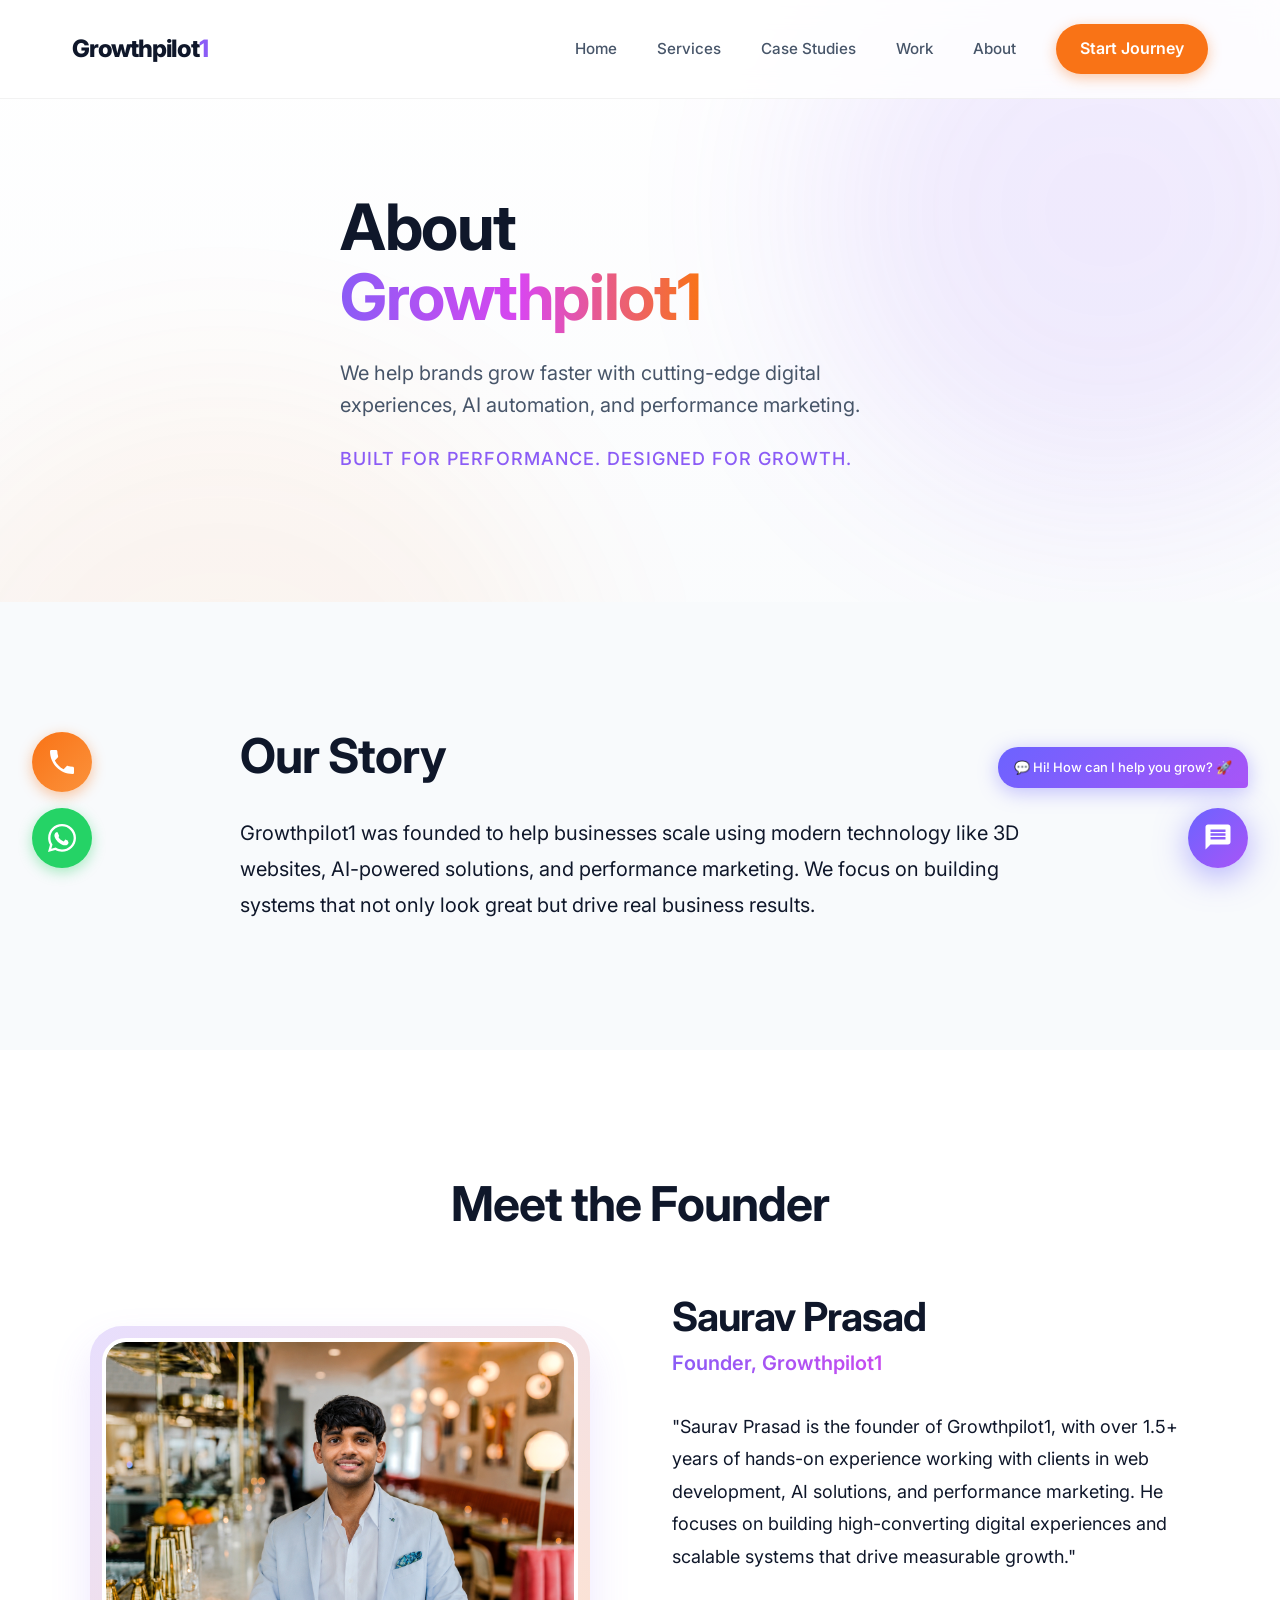
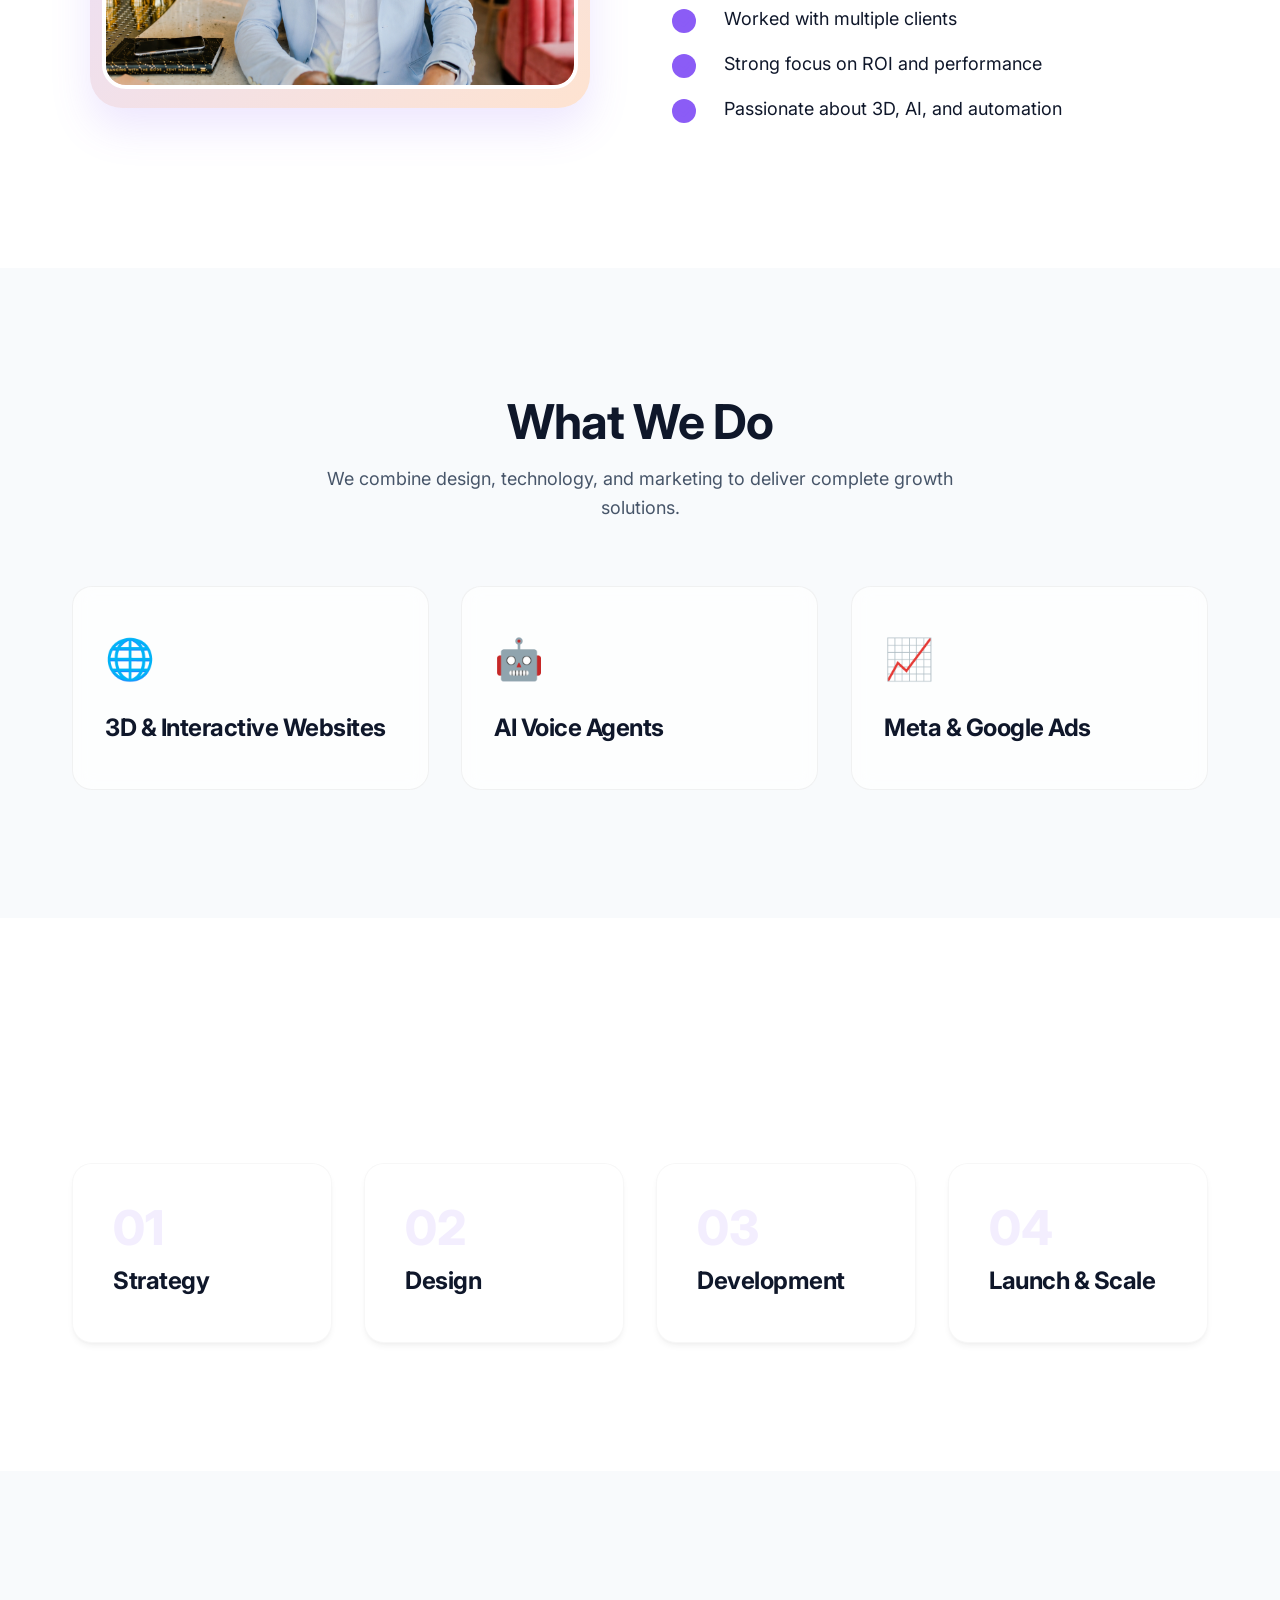
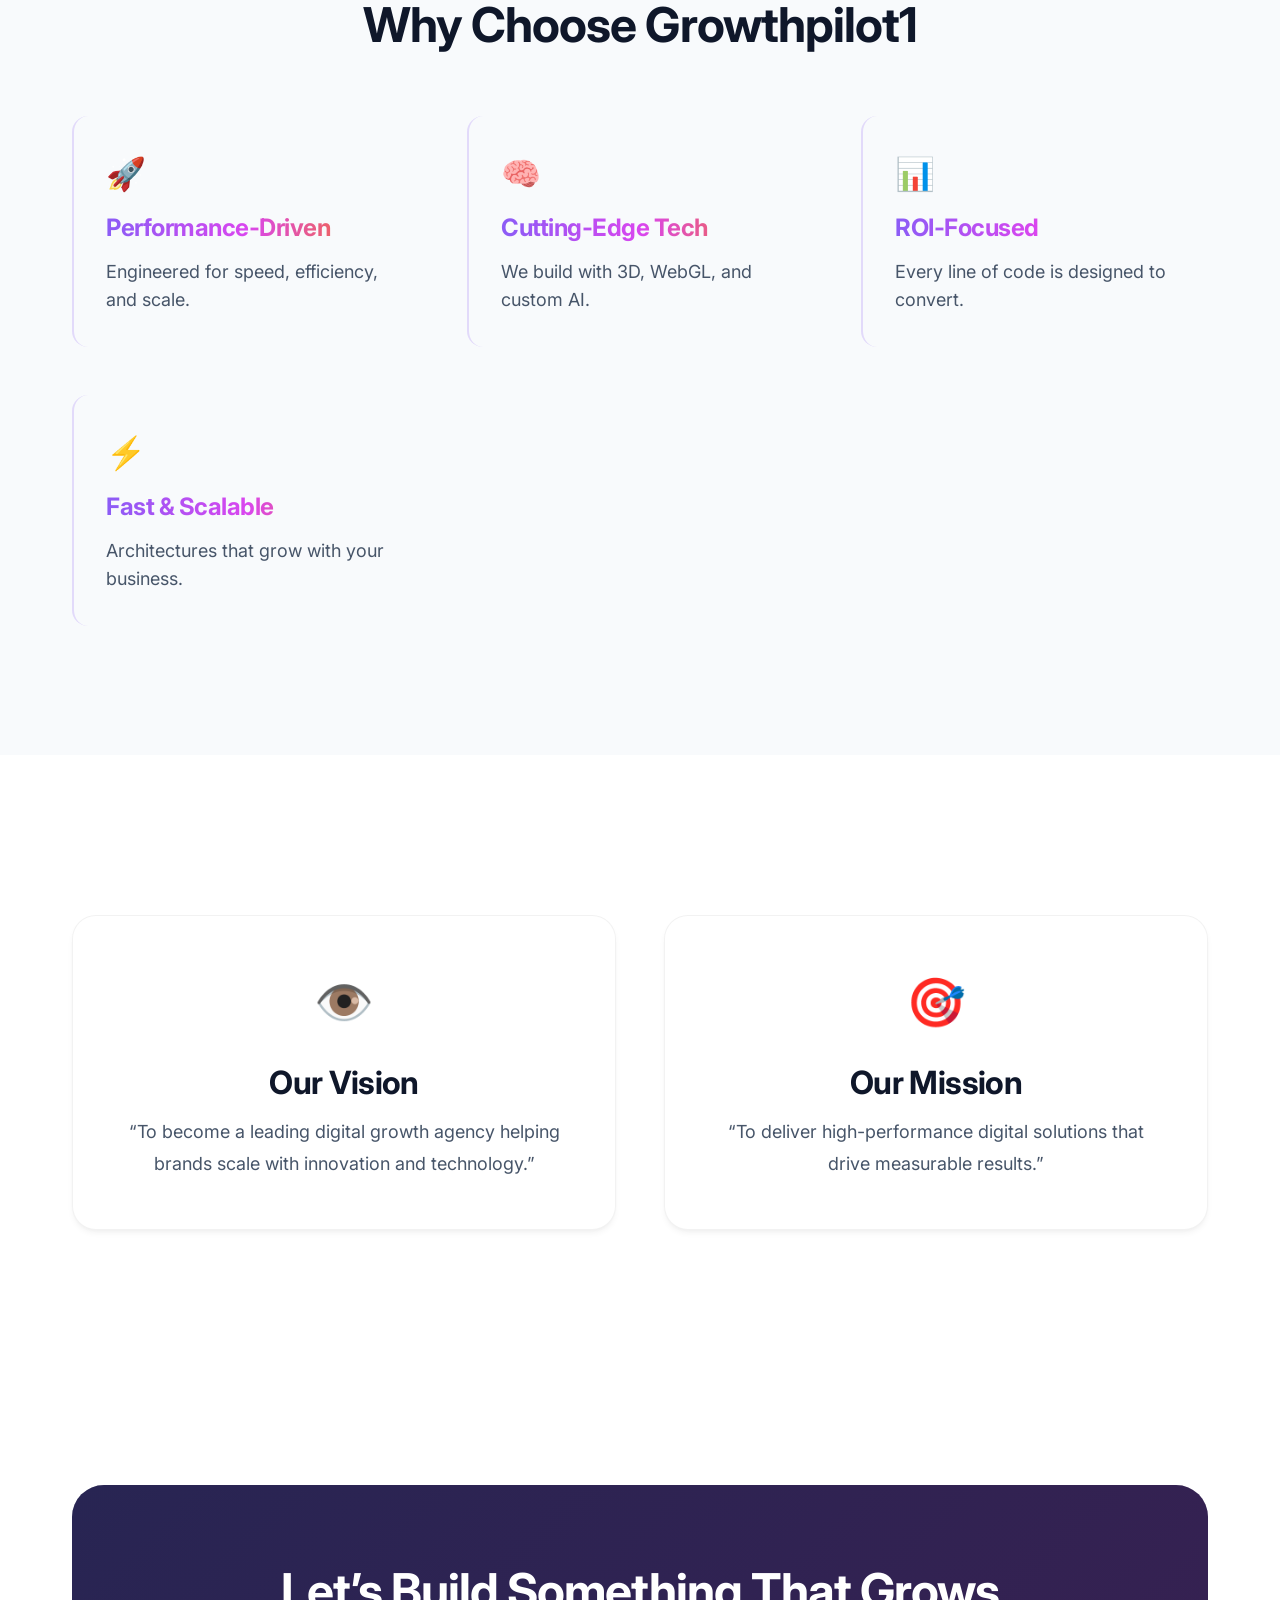
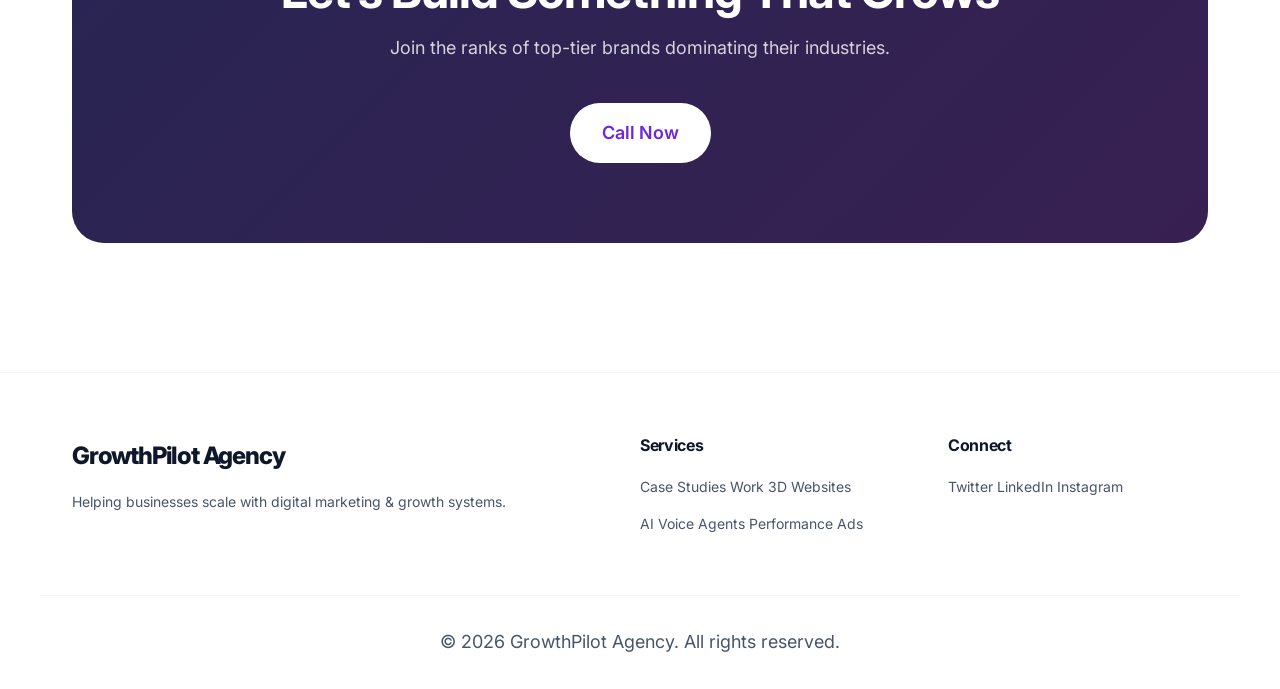
<file: about.html>
<!DOCTYPE html>
<html lang="en">

<head>
    <meta charset="UTF-8">
    <meta name="viewport" content="width=device-width, initial-scale=1.0">
    <title>Growthpilot1 | About Us</title>
    <meta name="description"
        content="About Growthpilot1 - Built for performance, designed for growth. We help brands grow faster with cutting-edge digital experiences and AI.">
    <link href="https://fonts.googleapis.com/css2?family=Inter:wght@300;400;500;600;700;800&display=swap"
        rel="stylesheet">
    <link rel="stylesheet" href="style.css">
</head>

<body>
    <div class="background-effects">
        <div class="gradient-blob blue-blob"></div>
        <div class="gradient-blob purple-blob"></div>
    </div>

    <nav class="navbar">
        <div class="container nav-container">
            <div class="logo"><a href="index.html"
                    style="text-decoration:none; color:inherit;">Growthpilot<span>1</span></a></div>
            <div class="nav-menu">
                <div class="nav-links">
                    <a href="index.html">Home</a>
                    <a href="services.html">Services</a>
                    <a href="work.html">Case Studies</a>
                    <a href="portfolio/index.html">Work</a>
                    <a href="about.html" class="active">About</a>
                </div>
                <a href="https://wa.me/9122257780?text=Lets%20book%20a%20meeting%20for%20my%20business" class="btn btn-primary nav-cta" target="_blank">Start Journey</a>
            </div>
            <div class="mobile-menu-btn">
                <span></span>
                <span></span>
                <span></span>
            </div>
        </div>
    </nav>

    <main style="padding-top: 4rem;">
        <!-- Hero Section -->
        <section class="about-hero section-padding text-center">
            <div class="container">
                <div class="hero-content reveal">
                    <h1 class="hero-headline">About <br><span class="gradient-text">Growthpilot1</span></h1>
                    <p class="hero-subheadline" style="max-width: 800px; margin: 0 auto;">We help brands grow faster
                        with cutting-edge digital experiences, AI automation, and performance marketing.</p>
                    <p class="hero-tagline"
                        style="margin-top: 1.5rem; font-weight: 500; color: var(--color-primary); letter-spacing: 1px; text-transform: uppercase;">
                        Built for performance. Designed for growth.</p>
                </div>
            </div>
        </section>

        <!-- Our Story -->
        <section class="story-section section-padding" style="background: var(--color-bg-alt);">
            <div class="container text-center">
                <div class="reveal fade-up" style="max-width: 800px; margin: 0 auto;">
                    <h2>Our Story</h2>
                    <p class="story-text"
                        style="font-size: 1.25rem; line-height: 1.8; color: var(--color-text-main); margin-top: 2rem;">
                        Growthpilot1 was founded to help businesses scale using modern technology like 3D websites,
                        AI-powered solutions, and performance marketing. We focus on building systems that not only look
                        great but drive real business results.</p>
                </div>
            </div>
        </section>

        <!-- Founder Section -->
        <section class="founder-section section-padding">
            <div class="container">
                <div class="section-header reveal text-center">
                    <h2>Meet the Founder</h2>
                </div>
                <div class="founder-grid reveal fade-up">
                    <div class="founder-photo-wrapper">
                        <img src="assets/founder_final.jpg" alt="Saurav Prasad" class="founder-photo">
                    </div>
                    <div class="founder-content">
                        <h3 style="font-size: 2.5rem; margin-bottom: 0.5rem; letter-spacing: -1px;">Saurav Prasad</h3>
                        <p class="founder-title gradient-text"
                            style="font-weight: 600; font-size: 1.25rem; margin-bottom: 2rem;">Founder, Growthpilot1</p>

                        <p
                            style="font-size: 1.125rem; line-height: 1.8; color: var(--color-text-main); margin-bottom: 2rem;">
                            "Saurav Prasad is the founder of Growthpilot1, with over 1.5+ years of hands-on experience
                            working with clients in web development, AI solutions, and performance marketing. He focuses
                            on building high-converting digital experiences and scalable systems that drive measurable
                            growth."</p>

                        <ul class="feature-list" style="margin-top: 2rem;">
                            <li><span class="check-icon">✓</span> Worked with multiple clients</li>
                            <li><span class="check-icon">✓</span> Strong focus on ROI and performance</li>
                            <li><span class="check-icon">✓</span> Passionate about 3D, AI, and automation</li>
                        </ul>
                    </div>
                </div>
            </div>
        </section>

        <!-- What We Do -->
        <section class="what-we-do section-padding" style="background: var(--color-bg-alt);">
            <div class="container">
                <div class="section-header reveal">
                    <h2>What We Do</h2>
                    <p>We combine design, technology, and marketing to deliver complete growth solutions.</p>
                </div>
                <div class="services-grid">
                    <div class="service-card reveal fade-up" style="--delay: 0.1s">
                        <div class="service-icon">🌐</div>
                        <h3>3D & Interactive Websites</h3>
                    </div>
                    <div class="service-card reveal fade-up" style="--delay: 0.3s">
                        <div class="service-icon">🤖</div>
                        <h3>AI Voice Agents</h3>
                    </div>
                    <div class="service-card reveal fade-up" style="--delay: 0.4s">
                        <div class="service-icon">📈</div>
                        <h3>Meta & Google Ads</h3>
                    </div>
                </div>
            </div>
        </section>

        <!-- Our Approach -->
        <section class="process-section section-padding">
            <div class="container">
                <div class="section-header reveal">
                    <h2>Our Approach</h2>
                </div>
                <div class="process-grid">
                    <div class="process-step reveal fade-up" style="--delay: 0.1s">
                        <div class="step-number">01</div>
                        <h3>Strategy</h3>
                    </div>
                    <div class="process-step reveal fade-up" style="--delay: 0.2s">
                        <div class="step-number">02</div>
                        <h3>Design</h3>
                    </div>
                    <div class="process-step reveal fade-up" style="--delay: 0.3s">
                        <div class="step-number">03</div>
                        <h3>Development</h3>
                    </div>
                    <div class="process-step reveal fade-up" style="--delay: 0.4s">
                        <div class="step-number">04</div>
                        <h3>Launch & Scale</h3>
                    </div>
                </div>
            </div>
        </section>

        <!-- Why Choose Us -->
        <section class="why-us-section section-padding" style="background: var(--color-bg-alt);">
            <div class="container">
                <div class="section-header reveal">
                    <h2>Why Choose Growthpilot1</h2>
                </div>
                <div class="why-grid">
                    <div class="why-card reveal fade-up">
                        <div class="service-icon" style="font-size: 2rem; margin-bottom: 1rem;">🚀</div>
                        <h3 class="gradient-text">Performance-Driven</h3>
                        <p style="margin-top: 1rem;">Engineered for speed, efficiency, and scale.</p>
                    </div>
                    <div class="why-card reveal fade-up" style="--delay: 0.1s">
                        <div class="service-icon" style="font-size: 2rem; margin-bottom: 1rem;">🧠</div>
                        <h3 class="gradient-text">Cutting-Edge Tech</h3>
                        <p style="margin-top: 1rem;">We build with 3D, WebGL, and custom AI.</p>
                    </div>
                    <div class="why-card reveal fade-up" style="--delay: 0.2s">
                        <div class="service-icon" style="font-size: 2rem; margin-bottom: 1rem;">📊</div>
                        <h3 class="gradient-text">ROI-Focused</h3>
                        <p style="margin-top: 1rem;">Every line of code is designed to convert.</p>
                    </div>
                    <div class="why-card reveal fade-up" style="--delay: 0.3s">
                        <div class="service-icon" style="font-size: 2rem; margin-bottom: 1rem;">⚡</div>
                        <h3 class="gradient-text">Fast & Scalable</h3>
                        <p style="margin-top: 1rem;">Architectures that grow with your business.</p>
                    </div>
                </div>
            </div>
        </section>

        <!-- Vision & Mission -->
        <section class="vision-mission-section section-padding">
            <div class="container">
                <div class="vision-mission-grid">
                    <div class="vm-card reveal fade-right">
                        <div class="vm-icon">👁️</div>
                        <h2>Our Vision</h2>
                        <p>“To become a leading digital growth agency helping brands scale with innovation and
                            technology.”</p>
                    </div>
                    <div class="vm-card reveal fade-left">
                        <div class="vm-icon">🎯</div>
                        <h2>Our Mission</h2>
                        <p>“To deliver high-performance digital solutions that drive measurable results.”</p>
                    </div>
                </div>
            </div>
        </section>

        <!-- CTA Section -->
        <section class="cta-section section-padding">
            <div class="container">
                <div class="cta-box reveal">
                    <h2>Let’s Build Something That Grows</h2>
                    <p>Join the ranks of top-tier brands dominating their industries.</p>
                    <a href="tel:+9122257780" class="btn btn-primary btn-lg"
                        style="background: white; color: var(--color-primary-dark); box-shadow: none;">Call Now</a>
                </div>
            </div>
        </section>

    </main>

    <!-- Footer -->
    <footer class="site-footer">
        <div class="container footer-container">
            <div class="footer-brand">
                <div class="logo">GrowthPilot Agency</div>
                <p>Helping businesses scale with digital marketing & growth systems.</p>
            </div>
            <div class="footer-links">
                <h4>Services</h4>
                <a href="work.html">Case Studies</a>
                <a href="portfolio/index.html">Work</a>
                <a href="services.html">3D Websites</a>
                <a href="services.html">AI Voice Agents</a>
                <a href="services.html">Performance Ads</a>
            </div>
            <div class="footer-links">
                <h4>Connect</h4>
                <a href="https://x.com/growthpilott1" target="_blank">Twitter</a>
                <a href="https://www.linkedin.com/in/growthpilot-undefined-70b343405" target="_blank">LinkedIn</a>
                <a href="https://www.instagram.com/growthpilot_agency?igsh=MXViNnBobjlsNHd1MA==" target="_blank"
                    class="instagram-link">Instagram</a>
            </div>
        </div>
        <div class="container footer-bottom">
            <p>&copy; 2026 GrowthPilot Agency. All rights reserved.</p>
        </div>
    </footer>

    <script src="script.js"></script>
    <script src="chatbot.js"></script>

    <!-- Floating Buttons Left (Call & WhatsApp) -->
    <div class="floating-buttons-left">
        <a href="tel:+9122257780" class="float-btn call" title="Call Now">
            <svg viewBox="0 0 24 24"><path d="M6.62 10.79c1.44 2.83 3.76 5.14 6.59 6.59l2.2-2.2c.27-.27.67-.36 1.01-.24 1.12.37 2.33.57 3.58.57.55 0 1 .45 1 1V20c0 .55-.45 1-1 1-9.39 0-17-7.61-17-17 0-.55.45-1 1-1h3.5c.55 0 1 .45 1 1 0 1.25.2 2.46.57 3.58.11.34.03.74-.24 1.01l-2.2 2.2z"/></svg>
        </a>
        <a href="https://wa.me/9122257780?text=Lets%20book%20a%20meeting%20for%20my%20business" class="float-btn whatsapp" target="_blank" aria-label="Chat on WhatsApp">
            <svg viewBox="0 0 448 512"><path d="M380.9 97.1C339 55.1 283.2 32 223.9 32c-122.4 0-222 99.6-222 222 0 39.1 10.2 77.3 29.6 111L0 480l117.7-30.9c32.4 17.7 68.9 27 106.1 27h.1c122.3 0 224.1-99.6 224.1-222 0-59.3-25.2-115-67.1-157zm-157 341.6c-33.2 0-65.7-8.9-94-25.7l-6.7-4-69.8 18.3L72 359.2l-4.4-7c-18.5-29.4-28.2-63.3-28.2-98.2 0-101.7 82.8-184.5 184.6-184.5 49.3 0 95.6 19.2 130.4 54.1 34.8 34.9 56.2 81.2 56.1 130.5 0 101.8-84.9 184.6-186.6 184.6zm101.2-138.2c-5.5-2.8-32.8-16.2-37.9-18-5.1-1.9-8.8-2.8-12.5 2.8-3.7 5.6-14.3 18-17.6 21.8-3.2 3.7-6.5 4.2-12 1.4-32.6-16.3-54-29.1-75.5-66-2.1-3.6 2.1-3.2 7.6-14.1 2.7-5.4 1.4-10.1-.5-12.8-1.8-2.7-12.5-30.3-17.2-41.5-4.5-10.8-9.1-9.3-12.5-9.5-3.2-.2-6.9-.2-10.6-.2-3.7 0-9.7 1.4-14.8 6.9-5.1 5.6-19.4 19-19.4 46.3 0 27.3 19.9 53.7 22.6 57.4 2.8 3.7 39.1 59.7 94.8 83.8 35.2 15.2 49 16.5 66.6 13.9 10.7-1.6 32.8-13.4 37.4-26.4 4.6-13 4.6-24.1 3.2-26.4-1.3-2.5-5-3.9-10.5-6.6z" /></svg>
        </a>
    </div>
</body>

</html>
</file>
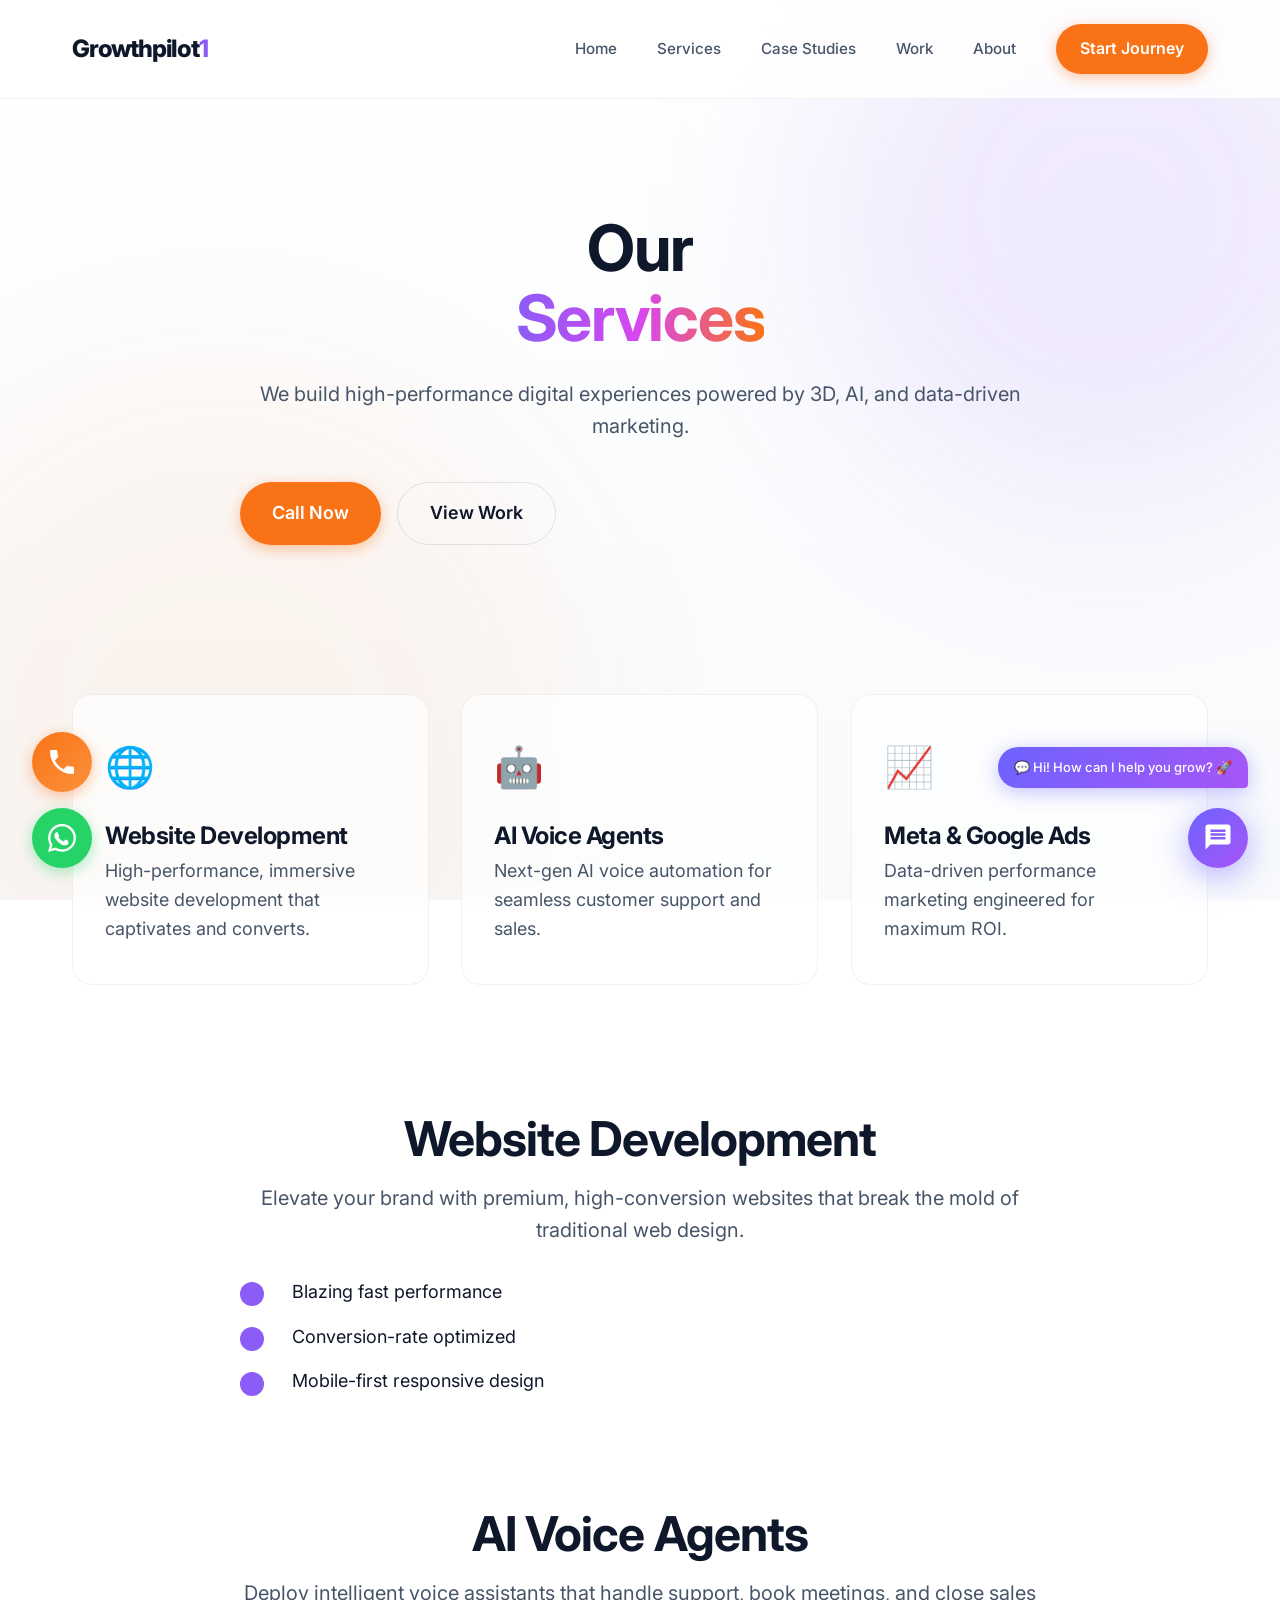
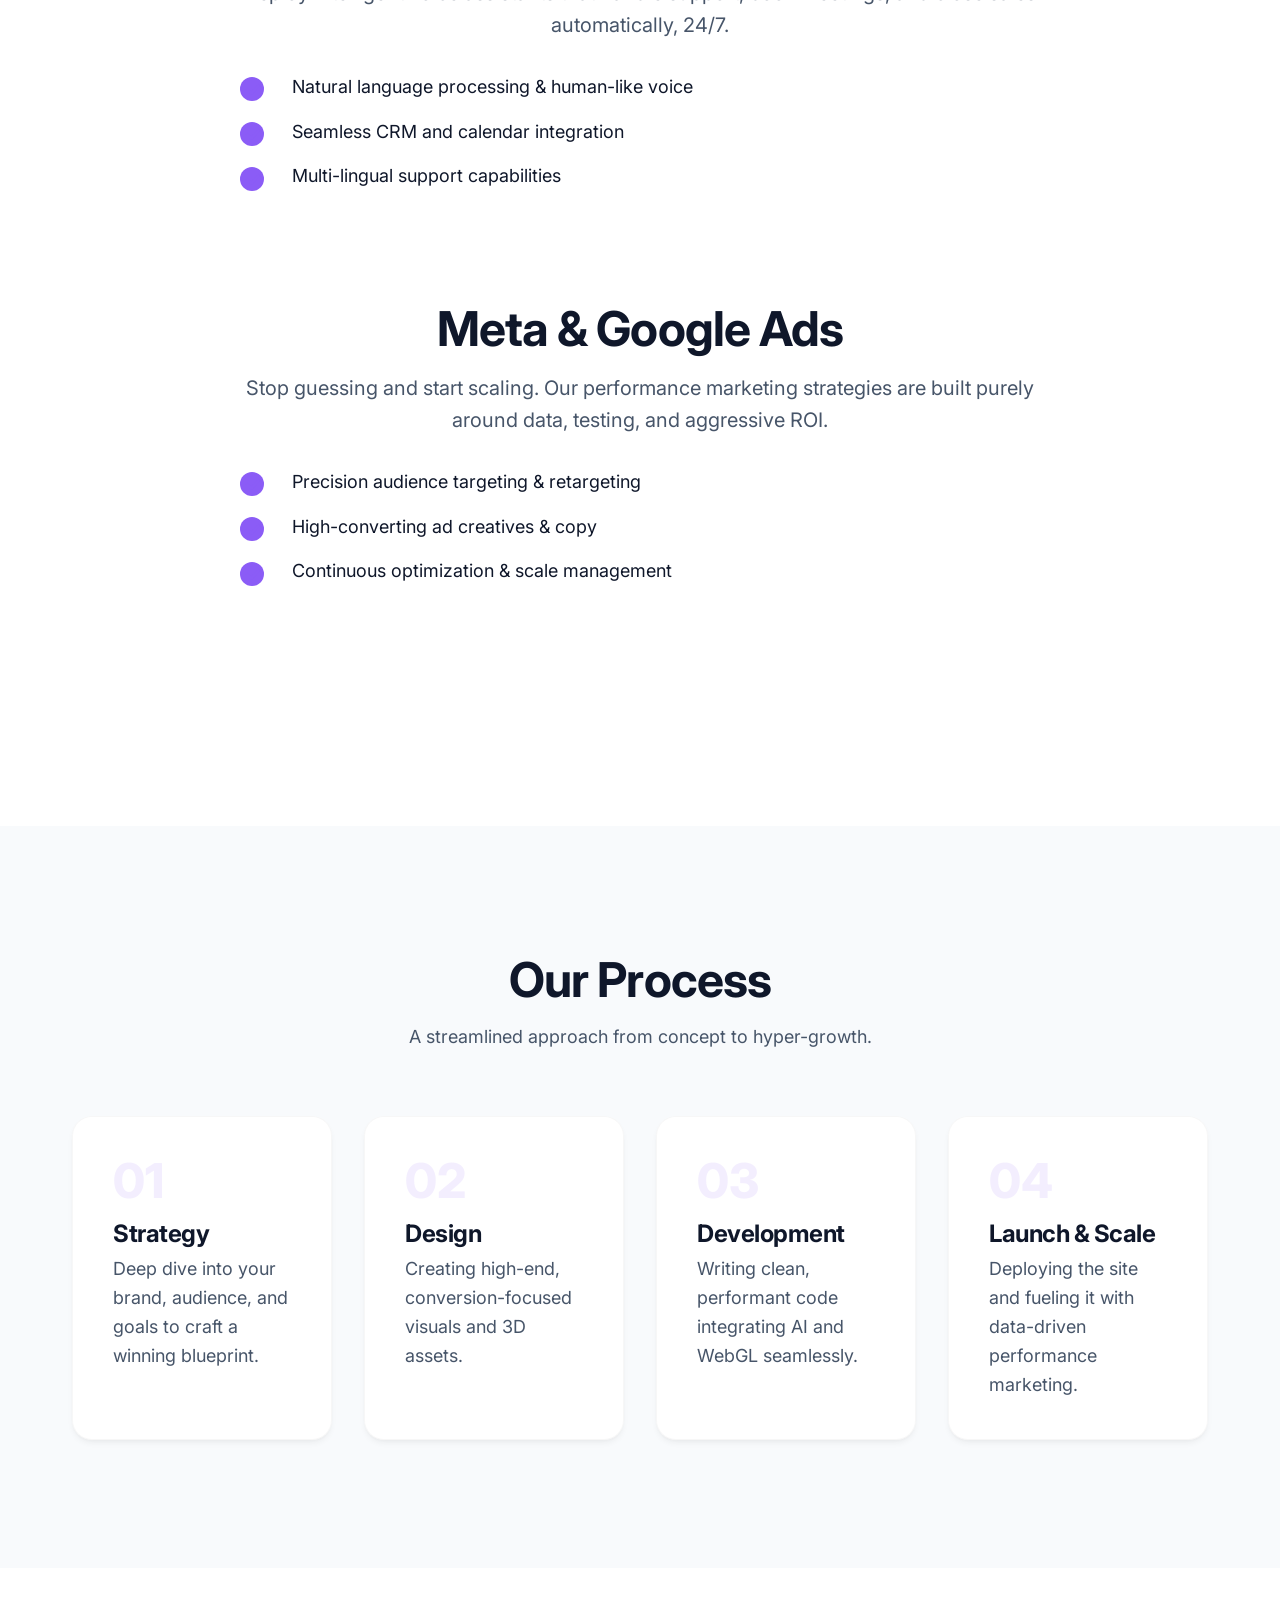
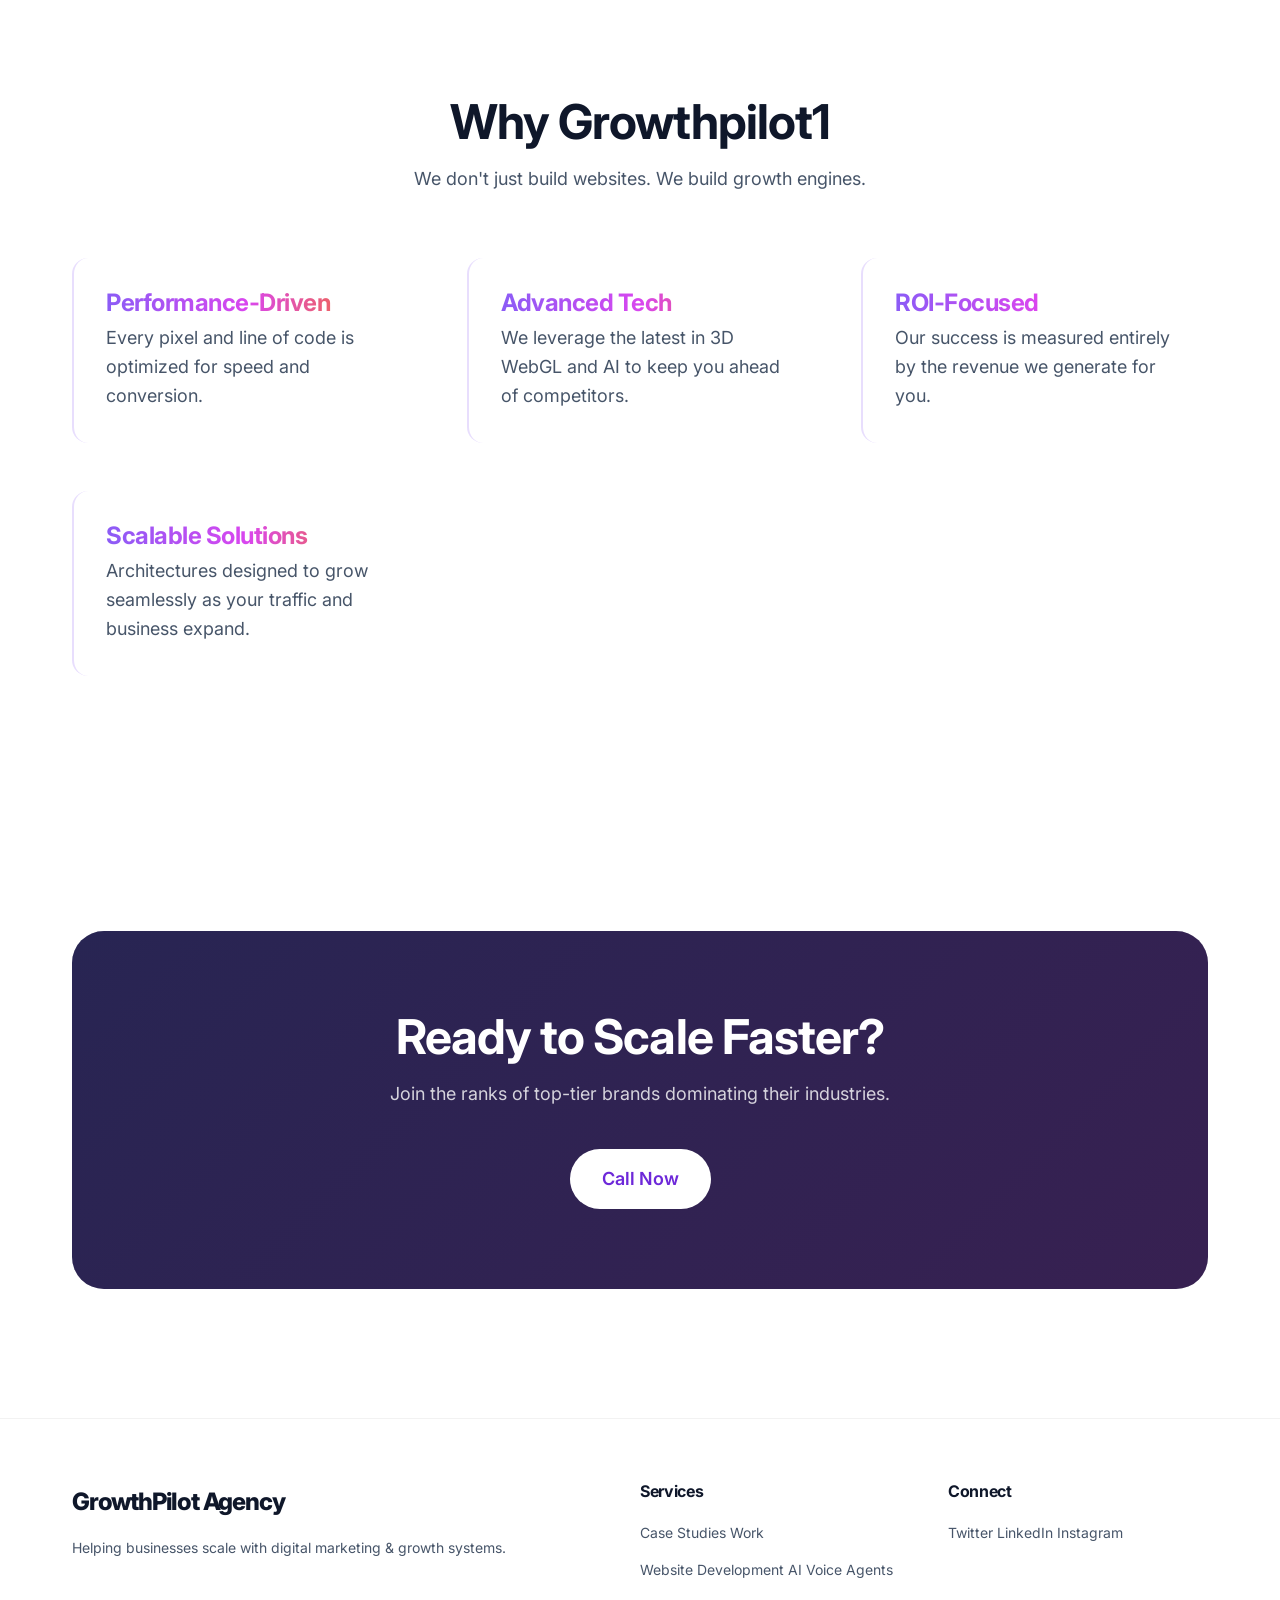
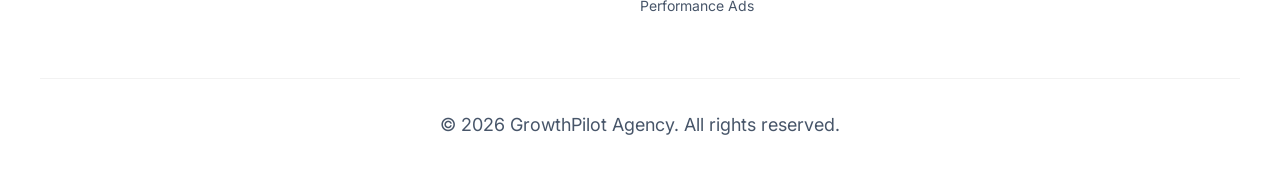
<file: services.html>
<!DOCTYPE html>
<html lang="en">

<head>
    <meta charset="UTF-8">
    <meta name="viewport" content="width=device-width, initial-scale=1.0">
    <title>Growthpilot1 | Our Services</title>
    <meta name="description"
        content="Discover our premium services: 3D websites, AI voice agents, and performance marketing engineered for scale.">
    <link href="https://fonts.googleapis.com/css2?family=Inter:wght@300;400;500;600;700;800&display=swap"
        rel="stylesheet">
    <link rel="stylesheet" href="style.css">
</head>

<body>
    <div class="background-effects">
        <div class="gradient-blob blue-blob"></div>
        <div class="gradient-blob purple-blob"></div>
    </div>

    <nav class="navbar">
        <div class="container nav-container">
            <div class="logo"><a href="index.html"
                    style="text-decoration:none; color:inherit;">Growthpilot<span>1</span></a></div>
            <div class="nav-menu">
                <div class="nav-links">
                    <a href="index.html">Home</a>
                    <a href="services.html" class="active">Services</a>
                    <a href="work.html">Case Studies</a>
                    <a href="portfolio/index.html">Work</a>
                    <a href="about.html">About</a>
                </div>
                <a href="https://wa.me/9122257780?text=Lets%20book%20a%20meeting%20for%20my%20business" class="btn btn-primary nav-cta" target="_blank">Start Journey</a>
            </div>
            <div class="mobile-menu-btn">
                <span></span>
                <span></span>
                <span></span>
            </div>
        </div>
    </nav>

    <main style="padding-top: 4rem;">
        <!-- Hero Section -->
        <section class="services-hero section-padding">
            <div class="container hero-container">
                <div class="hero-content reveal">
                    <h1 class="hero-headline">Our <br><span class="gradient-text">Services</span></h1>
                    <p class="hero-subheadline">We build high-performance digital experiences powered by 3D, AI, and
                        data-driven marketing.</p>
                    <div class="hero-actions">
                        <a href="tel:+9122257780" class="btn btn-primary btn-lg">Call Now</a>
                        <a href="portfolio/index.html" class="btn btn-secondary btn-lg">View Work</a>
                    </div>
                </div>
            </div>
        </section>

        <!-- Services Overview Grid -->
        <section class="services-overview">
            <div class="container">
                <div class="services-grid">
                    <div class="service-card reveal fade-up" style="--delay: 0.1s">
                        <div class="service-icon">🌐</div>
                        <h3>Website Development</h3>
                        <p>High-performance, immersive website development that captivates and converts.</p>
                    </div>
                    <div class="service-card reveal fade-up" style="--delay: 0.3s">
                        <div class="service-icon">🤖</div>
                        <h3>AI Voice Agents</h3>
                        <p>Next-gen AI voice automation for seamless customer support and sales.</p>
                    </div>
                    <div class="service-card reveal fade-up" style="--delay: 0.4s">
                        <div class="service-icon">📈</div>
                        <h3>Meta & Google Ads</h3>
                        <p>Data-driven performance marketing engineered for maximum ROI.</p>
                    </div>
                </div>
            </div>
        </section>

        <!-- Detailed Sections -->
        <section class="detailed-services section-padding">
            <div class="container">

                <!-- Detail 1 -->
                <div class="service-detail-row reveal">
                    <div class="service-detail-content">
                        <h2>Website Development</h2>
                        <p class="service-intro">Elevate your brand with premium, high-conversion websites that
                            break the mold of traditional web design.</p>
                        <ul class="feature-list">
                            <li><span class="check-icon">✓</span> Blazing fast performance</li>
                            <li><span class="check-icon">✓</span> Conversion-rate optimized</li>
                            <li><span class="check-icon">✓</span> Mobile-first responsive design</li>
                        </ul>
                    </div>
                </div>

                <!-- Detail 2 -->
                <div class="service-detail-row reveal">
                    <div class="service-detail-content">
                        <h2>AI Voice Agents</h2>
                        <p class="service-intro">Deploy intelligent voice assistants that handle support, book meetings,
                            and close sales automatically, 24/7.</p>
                        <ul class="feature-list">
                            <li><span class="check-icon">✓</span> Natural language processing & human-like voice</li>
                            <li><span class="check-icon">✓</span> Seamless CRM and calendar integration</li>
                            <li><span class="check-icon">✓</span> Multi-lingual support capabilities</li>
                        </ul>
                    </div>
                </div>

                <!-- Detail 3 -->
                <div class="service-detail-row reveal">
                    <div class="service-detail-content">
                        <h2>Meta & Google Ads</h2>
                        <p class="service-intro">Stop guessing and start scaling. Our performance marketing strategies
                            are built purely around data, testing, and aggressive ROI.</p>
                        <ul class="feature-list">
                            <li><span class="check-icon">✓</span> Precision audience targeting & retargeting</li>
                            <li><span class="check-icon">✓</span> High-converting ad creatives & copy</li>
                            <li><span class="check-icon">✓</span> Continuous optimization & scale management</li>
                        </ul>
                    </div>
                </div>

            </div>
        </section>

        <!-- Process Section -->
        <section class="process-section section-padding" style="background: var(--color-bg-alt);">
            <div class="container">
                <div class="section-header reveal">
                    <h2>Our Process</h2>
                    <p>A streamlined approach from concept to hyper-growth.</p>
                </div>
                <div class="process-grid">
                    <div class="process-step reveal fade-up" style="--delay: 0.1s">
                        <div class="step-number">01</div>
                        <h3>Strategy</h3>
                        <p>Deep dive into your brand, audience, and goals to craft a winning blueprint.</p>
                    </div>
                    <div class="process-step reveal fade-up" style="--delay: 0.2s">
                        <div class="step-number">02</div>
                        <h3>Design</h3>
                        <p>Creating high-end, conversion-focused visuals and 3D assets.</p>
                    </div>
                    <div class="process-step reveal fade-up" style="--delay: 0.3s">
                        <div class="step-number">03</div>
                        <h3>Development</h3>
                        <p>Writing clean, performant code integrating AI and WebGL seamlessly.</p>
                    </div>
                    <div class="process-step reveal fade-up" style="--delay: 0.4s">
                        <div class="step-number">04</div>
                        <h3>Launch & Scale</h3>
                        <p>Deploying the site and fueling it with data-driven performance marketing.</p>
                    </div>
                </div>
            </div>
        </section>

        <!-- Why Choose Us -->
        <section class="why-us-section section-padding">
            <div class="container">
                <div class="section-header reveal">
                    <h2>Why Growthpilot1</h2>
                    <p>We don't just build websites. We build growth engines.</p>
                </div>
                <div class="why-grid">
                    <div class="why-card reveal fade-up">
                        <h3 class="gradient-text">Performance-Driven</h3>
                        <p>Every pixel and line of code is optimized for speed and conversion.</p>
                    </div>
                    <div class="why-card reveal fade-up" style="--delay: 0.1s">
                        <h3 class="gradient-text">Advanced Tech</h3>
                        <p>We leverage the latest in 3D WebGL and AI to keep you ahead of competitors.</p>
                    </div>
                    <div class="why-card reveal fade-up" style="--delay: 0.2s">
                        <h3 class="gradient-text">ROI-Focused</h3>
                        <p>Our success is measured entirely by the revenue we generate for you.</p>
                    </div>
                    <div class="why-card reveal fade-up" style="--delay: 0.3s">
                        <h3 class="gradient-text">Scalable Solutions</h3>
                        <p>Architectures designed to grow seamlessly as your traffic and business expand.</p>
                    </div>
                </div>
            </div>
        </section>

        <!-- CTA Section -->
        <section class="cta-section section-padding">
            <div class="container">
                <div class="cta-box reveal">
                    <h2>Ready to Scale Faster?</h2>
                    <p>Join the ranks of top-tier brands dominating their industries.</p>
                    <a href="tel:+9122257780" class="btn btn-primary btn-lg"
                        style="background: white; color: var(--color-primary-dark); box-shadow: none;">Call Now</a>
                </div>
            </div>
        </section>

    </main>

    <!-- Footer -->
    <footer class="site-footer">
        <div class="container footer-container">
            <div class="footer-brand">
                <div class="logo">GrowthPilot Agency</div>
                <p>Helping businesses scale with digital marketing & growth systems.</p>
            </div>
            <div class="footer-links">
                <h4>Services</h4>
                <a href="work.html">Case Studies</a>
                <a href="portfolio/index.html">Work</a>
                <a href="services.html">Website Development</a>
                <a href="services.html">AI Voice Agents</a>
                <a href="services.html">Performance Ads</a>
            </div>
            <div class="footer-links">
                <h4>Connect</h4>
                <a href="https://x.com/growthpilott1" target="_blank">Twitter</a>
                <a href="https://www.linkedin.com/in/growthpilot-undefined-70b343405" target="_blank">LinkedIn</a>
                <a href="https://www.instagram.com/growthpilot_agency?igsh=MXViNnBobjlsNHd1MA==" target="_blank"
                    class="instagram-link">Instagram</a>
            </div>
        </div>
        <div class="container footer-bottom">
            <p>&copy; 2026 GrowthPilot Agency. All rights reserved.</p>
        </div>
    </footer>

    <script src="script.js"></script>
    <script src="chatbot.js"></script>

    <!-- Floating Buttons Left (Call & WhatsApp) -->
    <div class="floating-buttons-left">
        <a href="tel:+9122257780" class="float-btn call" title="Call Now">
            <svg viewBox="0 0 24 24"><path d="M6.62 10.79c1.44 2.83 3.76 5.14 6.59 6.59l2.2-2.2c.27-.27.67-.36 1.01-.24 1.12.37 2.33.57 3.58.57.55 0 1 .45 1 1V20c0 .55-.45 1-1 1-9.39 0-17-7.61-17-17 0-.55.45-1 1-1h3.5c.55 0 1 .45 1 1 0 1.25.2 2.46.57 3.58.11.34.03.74-.24 1.01l-2.2 2.2z"/></svg>
        </a>
        <a href="https://wa.me/9122257780?text=Lets%20book%20a%20meeting%20for%20my%20business" class="float-btn whatsapp" target="_blank" aria-label="Chat on WhatsApp">
            <svg viewBox="0 0 448 512"><path d="M380.9 97.1C339 55.1 283.2 32 223.9 32c-122.4 0-222 99.6-222 222 0 39.1 10.2 77.3 29.6 111L0 480l117.7-30.9c32.4 17.7 68.9 27 106.1 27h.1c122.3 0 224.1-99.6 224.1-222 0-59.3-25.2-115-67.1-157zm-157 341.6c-33.2 0-65.7-8.9-94-25.7l-6.7-4-69.8 18.3L72 359.2l-4.4-7c-18.5-29.4-28.2-63.3-28.2-98.2 0-101.7 82.8-184.5 184.6-184.5 49.3 0 95.6 19.2 130.4 54.1 34.8 34.9 56.2 81.2 56.1 130.5 0 101.8-84.9 184.6-186.6 184.6zm101.2-138.2c-5.5-2.8-32.8-16.2-37.9-18-5.1-1.9-8.8-2.8-12.5 2.8-3.7 5.6-14.3 18-17.6 21.8-3.2 3.7-6.5 4.2-12 1.4-32.6-16.3-54-29.1-75.5-66-2.1-3.6 2.1-3.2 7.6-14.1 2.7-5.4 1.4-10.1-.5-12.8-1.8-2.7-12.5-30.3-17.2-41.5-4.5-10.8-9.1-9.3-12.5-9.5-3.2-.2-6.9-.2-10.6-.2-3.7 0-9.7 1.4-14.8 6.9-5.1 5.6-19.4 19-19.4 46.3 0 27.3 19.9 53.7 22.6 57.4 2.8 3.7 39.1 59.7 94.8 83.8 35.2 15.2 49 16.5 66.6 13.9 10.7-1.6 32.8-13.4 37.4-26.4 4.6-13 4.6-24.1 3.2-26.4-1.3-2.5-5-3.9-10.5-6.6z" /></svg>
        </a>
    </div>
</body>

</html>
</file>
<file: style.css>
:root {
    /* Color System */
    --color-bg: #ffffff;
    --color-bg-alt: #f8fafc; /* Soft blue/grey tint */
    --color-text-main: #0f172a; /* Deep blue text */
    --color-text-muted: #475569;
    --color-primary: #8b5cf6; /* Vibrant purple */
    --color-primary-dark: #6d28d9;
    --color-accent: #f97316; /* Bright orange */
    --color-accent-hover: #ea580c;
    
    /* Gradients */
    --gradient-purple: linear-gradient(135deg, #8b5cf6 0%, #d946ef 100%);
    --gradient-orange: linear-gradient(135deg, #f97316 0%, #fb923c 100%);
    --gradient-text: linear-gradient(to right, #8b5cf6, #d946ef, #f97316);
    --gradient-bg-subtle: linear-gradient(to bottom right, rgba(139, 92, 246, 0.05), rgba(249, 115, 22, 0.05));
    
    /* Typography */
    --font-sans: 'Inter', -apple-system, BlinkMacSystemFont, "Segoe UI", Roboto, sans-serif;
    
    /* Shadows & Effects */
    --shadow-sm: 0 4px 6px -1px rgba(0, 0, 0, 0.05), 0 2px 4px -1px rgba(0, 0, 0, 0.03);
    --shadow-md: 0 10px 15px -3px rgba(0, 0, 0, 0.05), 0 4px 6px -2px rgba(0, 0, 0, 0.03);
    --shadow-lg: 0 20px 25px -5px rgba(0, 0, 0, 0.05), 0 10px 10px -5px rgba(0, 0, 0, 0.02);
    --shadow-glow: 0 0 20px rgba(139, 92, 246, 0.3);
    --shadow-glow-accent: 0 0 25px rgba(249, 115, 22, 0.4);
    
    /* Transitions */
    --transition-fast: 0.2s cubic-bezier(0.4, 0, 0.2, 1);
    --transition-smooth: 0.4s cubic-bezier(0.16, 1, 0.3, 1); /* Apple-like easing */
}

/* Base Styles */
* {
    margin: 0;
    padding: 0;
    box-sizing: border-box;
}

html {
    scroll-behavior: smooth;
    font-size: 16px;
    overflow-x: hidden;
}

body {
    font-family: var(--font-sans);
    background-color: var(--color-bg);
    color: var(--color-text-main);
    line-height: 1.6;
    overflow-x: hidden;
    position: relative;
    -webkit-font-smoothing: antialiased;
    -moz-osx-font-smoothing: grayscale;
}

/* Typography */
h1, h2, h3, h4 {
    line-height: 1.1;
    font-weight: 700;
    letter-spacing: -0.02em;
    color: var(--color-text-main);
}

h1 { font-size: clamp(2.5rem, 5vw, 4.5rem); }
h2 { font-size: clamp(2rem, 4vw, 3rem); margin-bottom: 1rem; }
h3 { font-size: 1.5rem; margin-bottom: 0.5rem; }
p { color: var(--color-text-muted); font-size: 1.125rem; }

.gradient-text {
    background: var(--gradient-text);
    -webkit-background-clip: text;
    -webkit-text-fill-color: transparent;
    background-clip: text;
}

/* Layout */
.container {
    max-width: 1200px;
    margin: 0 auto;
    padding: 0 2rem;
}

.section-padding {
    padding: 8rem 0;
}

.section-header {
    text-align: center;
    max-width: 700px;
    margin: 0 auto 4rem auto;
}

/* Buttons */
.btn {
    display: inline-flex;
    align-items: center;
    justify-content: center;
    padding: 0.75rem 1.5rem;
    border-radius: 9999px; /* Pill shape */
    font-weight: 600;
    text-decoration: none;
    transition: all var(--transition-fast);
    cursor: pointer;
    border: none;
    font-size: 1rem;
}

.btn-lg {
    padding: 1rem 2rem;
    font-size: 1.125rem;
}

.btn-primary {
    background: var(--color-accent);
    color: white;
    box-shadow: 0 4px 14px 0 rgba(249, 115, 22, 0.39);
}

.btn-primary:hover {
    background: var(--color-accent-hover);
    transform: translateY(-2px);
    box-shadow: 0 6px 20px rgba(249, 115, 22, 0.4);
}

.btn-secondary {
    background: transparent;
    color: var(--color-text-main);
    border: 1px solid rgba(15, 23, 42, 0.1);
}

.btn-secondary:hover {
    background: rgba(15, 23, 42, 0.05);
    transform: translateY(-2px);
}

/* Background Effects (Rocket Trails / Glows) */
.background-effects {
    position: fixed;
    top: 0;
    left: 0;
    width: 100vw;
    height: 100vh;
    z-index: -1;
    overflow: hidden;
    pointer-events: none;
    background: linear-gradient(180deg, #ffffff 0%, var(--color-bg-alt) 100%);
}

.gradient-blob {
    position: absolute;
    filter: blur(100px);
    opacity: 0.4;
    border-radius: 50%;
    animation: float 20s infinite ease-in-out alternate;
}

.blue-blob {
    top: -10%;
    right: -10%;
    width: 600px;
    height: 600px;
    background: rgba(139, 92, 246, 0.3); /* Purple tint */
}

.purple-blob {
    bottom: -20%;
    left: -10%;
    width: 700px;
    height: 700px;
    background: rgba(249, 115, 22, 0.15); /* Orange tint */
    animation-delay: -10s;
}

/* Navbar */
.navbar {
    position: fixed;
    top: 0;
    left: 0;
    width: 100%;
    padding: 1.5rem 0;
    z-index: 100;
    transition: all var(--transition-fast);
    backdrop-filter: blur(12px);
    -webkit-backdrop-filter: blur(12px);
    background: rgba(255, 255, 255, 0.8);
    border-bottom: 1px solid rgba(0,0,0,0.05);
}

.nav-container {
    display: flex;
    justify-content: space-between;
    align-items: center;
}

.logo {
    font-size: 1.5rem;
    font-weight: 800;
    letter-spacing: -0.05em;
    color: var(--color-text-main);
}

.logo span {
    color: var(--color-primary);
}

.nav-menu {
    display: flex;
    align-items: center;
    gap: 2.5rem;
}

.nav-links {
    display: flex;
    gap: 2.5rem;
}

.nav-links a {
    text-decoration: none;
    color: var(--color-text-muted);
    font-weight: 500;
    font-size: 0.95rem;
    transition: color var(--transition-fast);
}

.nav-links a:hover {
    color: var(--color-text-main);
}

.mobile-menu-btn {
    display: none;
}

/* Mobile Menu */
@media (max-width: 768px) {
    .nav-menu {
        position: fixed;
        top: 0;
        right: -100%;
        width: 100%;
        height: 100vh;
        background: rgba(255, 255, 255, 0.98);
        backdrop-filter: blur(20px);
        flex-direction: column;
        justify-content: center;
        transition: right 0.4s cubic-bezier(0.16, 1, 0.3, 1);
        z-index: 99;
        gap: 3rem;
    }
    
    .nav-menu.active {
        right: 0;
    }
    
    .nav-links {
        flex-direction: column;
        align-items: center;
        gap: 2rem;
    }
    
    .nav-links a {
        font-size: 1.5rem;
    }
    
    .mobile-menu-btn {
        display: flex;
        flex-direction: column;
        gap: 6px;
        cursor: pointer;
        z-index: 100;
    }
    
    .mobile-menu-btn span {
        display: block;
        width: 30px;
        height: 2px;
        background-color: var(--color-text-main);
        transition: all 0.3s ease;
        transform-origin: left center;
    }
    
    /* Hamburger to X Animation */
    .mobile-menu-btn.active span:nth-child(1) {
        transform: rotate(45deg);
    }
    .mobile-menu-btn.active span:nth-child(2) {
        opacity: 0;
    }
    .mobile-menu-btn.active span:nth-child(3) {
        transform: rotate(-45deg);
    }
}

/* Hero Section */
.hero-section {
    min-height: 100vh;
    display: flex;
    align-items: center;
    padding-top: 6rem; /* Account for navbar */
    position: relative;
}

.hero-container {
    display: grid;
    grid-template-columns: 1fr;
    gap: 4rem;
    align-items: center;
}

@media (min-width: 992px) {
    .hero-container {
        grid-template-columns: 1fr 1fr;
    }
}

.hero-content {
    max-width: 600px;
}

.hero-badge {
    display: inline-block;
    padding: 0.5rem 1rem;
    background: rgba(139, 92, 246, 0.1);
    color: var(--color-primary-dark);
    border-radius: 9999px;
    font-size: 0.875rem;
    font-weight: 600;
    margin-bottom: 1.5rem;
    border: 1px solid rgba(139, 92, 246, 0.2);
}

.hero-headline {
    margin-bottom: 1.5rem;
}

.hero-subheadline {
    margin-bottom: 2.5rem;
    font-size: 1.25rem;
}

.hero-actions {
    display: flex;
    gap: 1rem;
    flex-wrap: wrap;
}

/* Hero Visual Wrapper */
.hero-visual {
    position: relative;
    height: clamp(300px, 50vh, 500px);
    width: 100%;
    max-width: 100vw;
    display: flex;
    align-items: center;
    justify-content: center;
    overflow: hidden;
}

.rocket-3d {
    width: 90%;
    height: 90%;
    object-fit: contain;
    filter: drop-shadow(0 30px 50px rgba(139, 92, 246, 0.3));
    animation: float-rocket 6s ease-in-out infinite;
    transform-style: preserve-3d;
    perspective: 1000px;
}

@keyframes float-rocket {
    0%, 100% {
        transform: translateY(0) rotate(-2deg) rotateX(5deg) rotateY(-10deg);
    }
    50% {
        transform: translateY(-30px) rotate(2deg) rotateX(10deg) rotateY(-5deg);
    }
}


/* Services */
.services-section {
    background-color: var(--color-bg-alt);
    border-top: 1px solid rgba(0,0,0,0.02);
    border-bottom: 1px solid rgba(0,0,0,0.02);
}

.services-grid {
    display: grid;
    grid-template-columns: repeat(auto-fit, minmax(250px, 1fr));
    gap: 2rem;
}

.service-card {
    background: rgba(255, 255, 255, 0.7);
    backdrop-filter: blur(10px);
    border: 1px solid rgba(0, 0, 0, 0.05);
    border-radius: 20px;
    padding: 2.5rem 2rem;
    transition: all var(--transition-smooth);
    position: relative;
    overflow: hidden;
    z-index: 1;
}

.service-card::before {
    content: '';
    position: absolute;
    top: 0;
    left: 0;
    width: 100%;
    height: 100%;
    background: var(--gradient-purple);
    opacity: 0;
    z-index: -1;
    transition: opacity var(--transition-smooth);
}

.service-card:hover {
    transform: translateY(-8px);
    box-shadow: var(--shadow-lg);
    border-color: rgba(139, 92, 246, 0.2);
}

.service-card:hover::before {
    opacity: 0.03;
}

.service-icon {
    font-size: 2.5rem;
    margin-bottom: 1.5rem;
    display: inline-block;
}

/* Case Study Cards (Work Page) */
.case-study-grid {
    display: flex;
    flex-direction: column;
    gap: 4rem;
}

/* Portfolio Grid (Home Page) */
.portfolio-grid {
    display: grid;
    grid-template-columns: repeat(auto-fit, minmax(280px, 1fr));
    gap: 2rem;
}

.portfolio-item {
    position: relative;
    border-radius: 24px;
    overflow: hidden;
    background: var(--color-bg-alt);
    transition: all var(--transition-smooth);
    border: 1px solid rgba(0,0,0,0.05);
    display: flex;
    flex-direction: column;
}

.portfolio-item:hover {
    transform: translateY(-8px);
    box-shadow: var(--shadow-lg);
    border-color: rgba(139, 92, 246, 0.2);
}

.portfolio-image {
    width: 100%;
    height: 400px;
    object-fit: cover;
    transition: transform var(--transition-smooth);
}

.portfolio-item:hover .portfolio-image {
    transform: scale(1.05);
}

.portfolio-info {
    padding: 1.5rem;
    background: white;
    border-top: 1px solid rgba(0,0,0,0.03);
}

@media (max-width: 768px) {
    .portfolio-image {
        height: 250px; /* Fitting better on mobile */
    }
}

.case-study-card {
    display: grid;
    grid-template-columns: 1fr;
    gap: 2rem;
    align-items: center;
    background: var(--color-bg-alt);
    padding: 2rem;
    border-radius: 32px;
    border: 1px solid rgba(0, 0, 0, 0.05);
    transition: transform var(--transition-smooth);
}

.case-study-card:hover {
    transform: translateY(-5px);
    box-shadow: var(--shadow-lg);
}

.case-study-image {
    width: 100%;
    height: 300px;
    object-fit: cover;
    border-radius: 20px;
}

.case-study-info {
    padding: 0;
}

.case-study-badge {
    font-weight: 600;
    font-size: 0.9rem;
    text-transform: uppercase;
    letter-spacing: 1px;
}

.case-study-title {
    font-size: clamp(1.75rem, 3vw, 2.5rem);
    margin: 1rem 0;
    color: var(--color-text-main);
}

.case-study-description {
    color: var(--color-text-muted);
    margin-bottom: 2rem;
    line-height: 1.6;
}

@media (min-width: 992px) {
    .case-study-card {
        grid-template-columns: 1fr 1fr;
        padding: 4rem;
        gap: 4rem;
    }

    .case-study-card:nth-child(even) .case-study-info {
        order: -1;
    }

    .case-study-image {
        height: 450px;
    }
}


.portfolio-item:hover .placeholder-img {
    transform: scale(1.02);
    box-shadow: var(--shadow-lg);
}

.portfolio-info h3 {
    margin-bottom: 0.25rem;
}

.portfolio-info span {
    color: var(--color-primary);
    font-size: 0.875rem;
    font-weight: 600;
}

.abstract-visual {
    width: 100%;
    height: 400px;
    object-fit: cover;
    border-radius: 24px;
    box-shadow: var(--shadow-md);
}

@media (max-width: 768px) {
    .abstract-visual {
        height: 250px; /* Fitting better on mobile */
    }
}

/* Why Choose Us */
.why-us-grid {
    display: grid;
    grid-template-columns: 1fr;
    gap: 4rem;
    align-items: center;
}

@media (min-width: 992px) {
    .why-us-grid {
        grid-template-columns: 1fr 1fr;
    }
}

.feature-list {
    list-style: none;
    margin-top: 2rem;
}

.feature-list li {
    display: flex;
    gap: 1rem;
    margin-bottom: 1.5rem;
}

.check-icon {
    display: flex;
    align-items: center;
    justify-content: center;
    width: 24px;
    height: 24px;
    background: var(--color-primary);
    color: white;
    border-radius: 50%;
    font-size: 0.75rem;
    flex-shrink: 0;
    margin-top: 0.25rem;
}

/* Animated Testimonials */
.testimonials-section {
    background-color: var(--color-bg-alt);
    position: relative;
    overflow: hidden;
}

.relative-overflow {
    position: relative;
    overflow: hidden;
}

/* Animated Grid Background */
@keyframes animate-grid {
    0% { background-position: 0% 50%; }
    100% { background-position: 100% 50%; }
}

.animated-grid-bg {
    position: absolute;
    top: 50%;
    left: 50%;
    transform: translate(-50%, -50%);
    width: 200%;
    height: 200%;
    background-image: 
        linear-gradient(to right, rgba(139, 92, 246, 0.1) 1px, transparent 1px), 
        linear-gradient(to bottom, rgba(139, 92, 246, 0.1) 1px, transparent 1px);
    background-size: 3rem 3rem;
    animation: animate-grid 40s linear infinite alternate;
    pointer-events: none;
    z-index: 0;
}

.relative.z-10 {
    position: relative;
    z-index: 10;
}

/* Animated Testimonials (Scrolling Columns) */
.scrolling-testimonials-section {
    position: relative;
    overflow: hidden;
    background-color: var(--color-bg);
}

.flex-col-center {
    display: flex;
    flex-direction: column;
    align-items: center;
    text-align: center;
    max-width: 600px;
    margin: 0 auto;
}

.section-badge {
    border: 1px solid rgba(0,0,0,0.1);
    padding: 0.25rem 1rem;
    border-radius: 8px;
    font-weight: 500;
    font-size: 0.875rem;
    margin-bottom: 1.25rem;
    background: white;
}

.section-title {
    font-size: clamp(1.5rem, 3vw, 2.5rem);
    margin-bottom: 1rem;
    font-weight: 800;
    letter-spacing: -0.05em;
}

.section-subtitle {
    color: var(--color-text-muted);
    font-size: 1.125rem;
    margin-bottom: 2.5rem;
}

.scrolling-testimonials-wrapper {
    display: flex;
    justify-content: center;
    gap: 1.5rem;
    margin-top: 2.5rem;
    /* Mask gradient to fade out top and bottom */
    mask-image: linear-gradient(to bottom, transparent, black 15%, black 85%, transparent);
    -webkit-mask-image: linear-gradient(to bottom, transparent, black 15%, black 85%, transparent);
    max-height: 740px;
    overflow: hidden;
    position: relative;
}

.scrolling-column-wrapper {
    display: flex;
    flex-direction: column;
    gap: 1.5rem;
    padding-bottom: 1.5rem;
}

.scrolling-column {
    display: flex;
    flex-direction: column;
    gap: 1.5rem;
    animation: scroll-vertical 20s linear infinite;
}

.scrolling-column:hover {
    animation-play-state: paused;
}

.scrolling-column.reverse-scroll {
    animation-direction: reverse;
    animation-duration: 25s;
}

#testimonial-col-1 { animation-duration: 22s; }
#testimonial-col-3 { animation-duration: 24s; }

@keyframes scroll-vertical {
    from { transform: translateY(0); }
    to { transform: translateY(-50%); }
}

.scrolling-testi-card {
    background: white;
    padding: 2.5rem;
    border-radius: 1.5rem;
    border: 1px solid rgba(0,0,0,0.05);
    box-shadow: 0 10px 30px -10px rgba(139, 92, 246, 0.1);
    max-width: 320px;
    width: 100%;
}

.testi-card-text {
    color: var(--color-text-main);
    line-height: 1.6;
    margin-bottom: 1.25rem;
}

.testi-card-author {
    display: flex;
    align-items: center;
    gap: 0.75rem;
}

.testi-card-author img {
    width: 40px;
    height: 40px;
    border-radius: 50%;
    object-fit: cover;
}

.testi-card-info {
    display: flex;
    flex-direction: column;
}

.testi-card-name {
    font-weight: 500;
    letter-spacing: -0.025em;
    line-height: 1.25;
    color: var(--color-text-main);
}

.testi-card-role {
    font-size: 0.875rem;
    opacity: 0.6;
    letter-spacing: -0.025em;
    line-height: 1.25;
    color: var(--color-text-main);
}

.hidden-tablet { display: none; }
@media (min-width: 1024px) {
    .hidden-tablet { display: flex; }
}
.hidden-mobile { display: none; }
@media (min-width: 768px) {
    .hidden-mobile { display: flex; }
}

/* CTA Section */
.cta-section {
    position: relative;
    overflow: hidden;
}

.cta-box {
    background: var(--color-text-main);
    border-radius: 32px;
    padding: 5rem 2rem;
    text-align: center;
    color: white;
    position: relative;
    overflow: hidden;
}

.cta-box::before {
    content: '';
    position: absolute;
    top: 0;
    left: 0;
    width: 100%;
    height: 100%;
    background: var(--gradient-purple);
    opacity: 0.2;
}

.cta-box h2 {
    color: white;
    position: relative;
    z-index: 1;
}

.cta-box p {
    color: rgba(255,255,255,0.8);
    position: relative;
    z-index: 1;
    margin-bottom: 2.5rem;
}

.cta-box .btn {
    position: relative;
    z-index: 1;
}

/* Footer */
.site-footer {
    background: white;
    padding: 4rem 0 2rem 0;
    border-top: 1px solid rgba(0,0,0,0.05);
}

.footer-container {
    display: grid;
    grid-template-columns: 2fr 1fr 1fr;
    gap: 3rem;
    margin-bottom: 3rem;
}

@media (max-width: 768px) {
    .footer-container {
        grid-template-columns: 1fr;
    }
}

.footer-brand p {
    margin-top: 1rem;
    font-size: 0.875rem;
}

.footer-links h4 {
    margin-bottom: 1.25rem;
    font-size: 1rem;
}

.footer-links a {
    display: inline-block;
    color: var(--color-text-muted);
    text-decoration: none;
    margin-bottom: 0.75rem;
    font-size: 0.875rem;
    position: relative;
    transition: color 0.3s ease, transform 0.3s ease;
}

.footer-links a:hover {
    color: var(--color-primary);
    transform: translateX(4px);
}

.instagram-link::after {
    content: '';
    position: absolute;
    width: 100%;
    transform: scaleX(0);
    height: 2px;
    bottom: -2px;
    left: 0;
    background: var(--gradient-purple);
    transform-origin: bottom right;
    transition: transform 0.3s ease-out;
}

.instagram-link:hover::after {
    transform: scaleX(1);
    transform-origin: bottom left;
}

.footer-bottom {
    text-align: center;
    padding-top: 2rem;
    border-top: 1px solid rgba(0,0,0,0.05);
    font-size: 0.875rem;
}

/* Services Page Specific Styles */
.services-hero {
    min-height: 70vh;
    display: flex;
    align-items: center;
    position: relative;
    text-align: center; /* Default to centered */
}

.services-hero .hero-container {
    display: flex;
    justify-content: center;
}

.services-hero .hero-content {
    max-width: 800px;
    margin: 0 auto;
}



.service-detail-row {
    display: flex;
    flex-direction: column;
    align-items: center;
    text-align: center;
    max-width: 800px;
    margin: 0 auto 6rem auto;
}

.service-detail-content {
    width: 100%;
}

@media (min-width: 992px) {
    .service-detail-row {
        grid-template-columns: 1fr 1fr;
    }
    
    .service-detail-row.reverse .service-detail-content {
        order: 2;
    }
    
    .service-detail-row.reverse .service-detail-visual {
        order: 1;
    }
}

.service-intro {
    font-size: 1.25rem;
    color: var(--color-text-muted);
    margin-bottom: 2rem;
}

.feature-list {
    list-style: none;
    padding: 0;
    margin: 0;
}

.feature-list li {
    display: flex;
    align-items: center;
    margin-bottom: 1rem;
    font-size: 1.125rem;
    color: var(--color-text-main);
    transition: transform 0.3s ease, color 0.3s ease;
    cursor: default;
}

.feature-list li:hover {
    transform: translateX(10px);
    color: var(--color-primary);
}

.feature-list .check-icon {
    color: var(--color-primary);
    font-weight: 700;
    margin-right: 0.75rem;
    font-size: 1.25rem;
    transition: transform 0.3s ease;
}

.feature-list li:hover .check-icon {
    transform: scale(1.2) rotate(10deg);
}

.service-detail-visual {
    height: 400px;
    width: 100%;
}

.visual-placeholder {
    width: 100%;
    height: 100%;
    border-radius: 24px;
    border: 1px solid rgba(0,0,0,0.05);
    box-shadow: var(--shadow-sm);
    transition: transform 0.5s cubic-bezier(0.16, 1, 0.3, 1), box-shadow 0.5s ease;
}

.visual-placeholder:hover {
    transform: scale(1.02) translateY(-10px);
    box-shadow: 0 20px 40px rgba(139, 92, 246, 0.15);
    border-color: rgba(139, 92, 246, 0.2);
}

.process-grid {
    display: grid;
    grid-template-columns: repeat(auto-fit, minmax(240px, 1fr));
    gap: 2rem;
    position: relative;
}

.process-step {
    background: white;
    padding: 2.5rem;
    border-radius: 20px;
    box-shadow: var(--shadow-sm);
    border: 1px solid rgba(0,0,0,0.03);
    position: relative;
    z-index: 1;
    transition: all 0.4s cubic-bezier(0.16, 1, 0.3, 1);
}

.process-step:hover {
    transform: translateY(-10px) scale(1.02);
    box-shadow: 0 20px 40px rgba(139, 92, 246, 0.1);
    border-color: rgba(139, 92, 246, 0.2);
}

.step-number {
    font-size: 3rem;
    font-weight: 800;
    color: rgba(139, 92, 246, 0.1);
    margin-bottom: 1rem;
    line-height: 1;
    transition: all 0.4s ease;
}

.process-step:hover .step-number {
    color: rgba(139, 92, 246, 0.2);
    transform: scale(1.1) translateX(5px);
    text-shadow: 0 0 20px rgba(139, 92, 246, 0.2);
}

.why-grid {
    display: grid;
    grid-template-columns: repeat(auto-fit, minmax(280px, 1fr));
    gap: 3rem;
}

.why-card {
    padding: 2rem;
    border-left: 2px solid rgba(139, 92, 246, 0.2);
    border-radius: 16px;
    background: transparent;
    transition: all 0.4s cubic-bezier(0.16, 1, 0.3, 1);
}

.why-card:hover {
    border-left-color: var(--color-primary);
    background: white;
    box-shadow: var(--shadow-md);
    transform: translateX(10px);
}

/* About Page Specific Styles */
.about-hero {
    min-height: 40vh;
    display: flex;
    align-items: center;
    justify-content: center;
}

.founder-grid {
    display: grid;
    grid-template-columns: 1fr;
    gap: 4rem;
    align-items: center;
    margin-top: 3rem;
}

@media (min-width: 992px) {
    .founder-grid {
        grid-template-columns: 1fr 1fr;
    }
}

.founder-photo-wrapper {
    position: relative;
    border-radius: 32px;
    padding: 12px;
    background: linear-gradient(135deg, rgba(139, 92, 246, 0.2), rgba(249, 115, 22, 0.2));
    width: 100%;
    max-width: 500px;
    margin: 0 auto;
    aspect-ratio: 4/3;
    box-shadow: 0 20px 40px rgba(139, 92, 246, 0.15);
}

.founder-photo {
    width: 100%;
    height: 100%;
    object-fit: cover;
    border-radius: 24px;
    border: 4px solid white;
    filter: brightness(1.05);
}

.vision-mission-grid {
    display: grid;
    grid-template-columns: 1fr;
    gap: 3rem;
    margin-top: 2rem;
}

@media (min-width: 768px) {
    .vision-mission-grid {
        grid-template-columns: 1fr 1fr;
    }
}

.vm-card {
    background: white;
    padding: 3rem;
    border-radius: 24px;
    border: 1px solid rgba(0,0,0,0.05);
    box-shadow: var(--shadow-sm);
    text-align: center;
    transition: all 0.4s cubic-bezier(0.16, 1, 0.3, 1);
}

.vm-card:hover {
    transform: translateY(-10px);
    box-shadow: var(--shadow-md);
    border-color: rgba(139, 92, 246, 0.2);
}

.vm-icon {
    font-size: 3rem;
    margin-bottom: 1.5rem;
}

.vm-card h2 {
    margin-bottom: 1rem;
    font-size: 2rem;
}

.vm-card p {
    font-size: 1.125rem;
    color: var(--color-text-muted);
    line-height: 1.8;
}

/* Animations */
@keyframes gradient-shift {
    0% { background-position: 0% 50%; }
    50% { background-position: 100% 50%; }
    100% { background-position: 0% 50%; }
}

@keyframes pulse-soft {
    0% { opacity: 0.8; transform: scale(1); box-shadow: var(--shadow-sm); }
    50% { opacity: 1; transform: scale(1.02); box-shadow: 0 10px 30px rgba(139, 92, 246, 0.2); }
    100% { opacity: 0.8; transform: scale(1); box-shadow: var(--shadow-sm); }
}

@keyframes float {
    0% { transform: translate(0, 0); }
    100% { transform: translate(30px, 30px); }
}

@keyframes float-soft {
    0% { transform: translateY(0px); }
    50% { transform: translateY(-15px); }
    100% { transform: translateY(0px); }
}

/* Reveal Classes (handled by JS) */
.reveal {
    opacity: 0;
    visibility: hidden;
    transition: all 0.8s cubic-bezier(0.16, 1, 0.3, 1);
    will-change: opacity, transform;
}

.reveal.active {
    opacity: 1;
    visibility: visible;
    transform: none;
}

.fade-up {
    transform: translateY(30px);
}

.fade-left {
    transform: translateX(30px);
}

.fade-right {
    transform: translateX(-30px);
}

/* Floating Buttons Left (Call & WhatsApp) */
.floating-buttons-left {
    position: fixed;
    bottom: 2rem;
    left: 2rem;
    display: flex;
    flex-direction: column;
    gap: 1rem;
    z-index: 2000;
}

.float-btn {
    width: 60px;
    height: 60px;
    border-radius: 50%;
    display: flex;
    justify-content: center;
    align-items: center;
    color: white;
    box-shadow: 0 4px 14px 0 rgba(0, 0, 0, 0.2);
    transition: transform 0.3s cubic-bezier(0.16, 1, 0.3, 1), box-shadow 0.3s ease;
    cursor: pointer;
    text-decoration: none;
}

.float-btn:hover {
    transform: scale(1.1) translateY(-5px);
}

.float-btn.whatsapp {
    background-color: #25d366;
    box-shadow: 0 4px 14px 0 rgba(37, 211, 102, 0.4);
}

.float-btn.whatsapp:hover {
    box-shadow: 0 10px 25px rgba(37, 211, 102, 0.6);
}

.float-btn.call {
    background: var(--gradient-orange);
    box-shadow: 0 4px 14px 0 rgba(249, 115, 22, 0.4);
}

.float-btn.call:hover {
    box-shadow: 0 10px 25px rgba(249, 115, 22, 0.6);
}

.float-btn svg {
    width: 32px;
    height: 32px;
    fill: white;
}

@media (max-width: 768px) {
    .floating-buttons-left {
        bottom: 1.5rem;
        left: 1.5rem;
        gap: 0.75rem;
    }
    .float-btn {
        width: 50px;
        height: 50px;
    }
    .float-btn svg {
        width: 26px;
        height: 26px;
    }
}

/* Main CTA Button Hover Polish */
.btn-whatsapp-cta {
    transition: all 0.3s cubic-bezier(0.16, 1, 0.3, 1);
}

.btn-whatsapp-cta:hover {
    transform: scale(1.05) translateY(-2px);
    box-shadow: 0 15px 35px rgba(255, 255, 255, 0.3) !important;
    color: var(--color-primary) !important;
}
</file>
